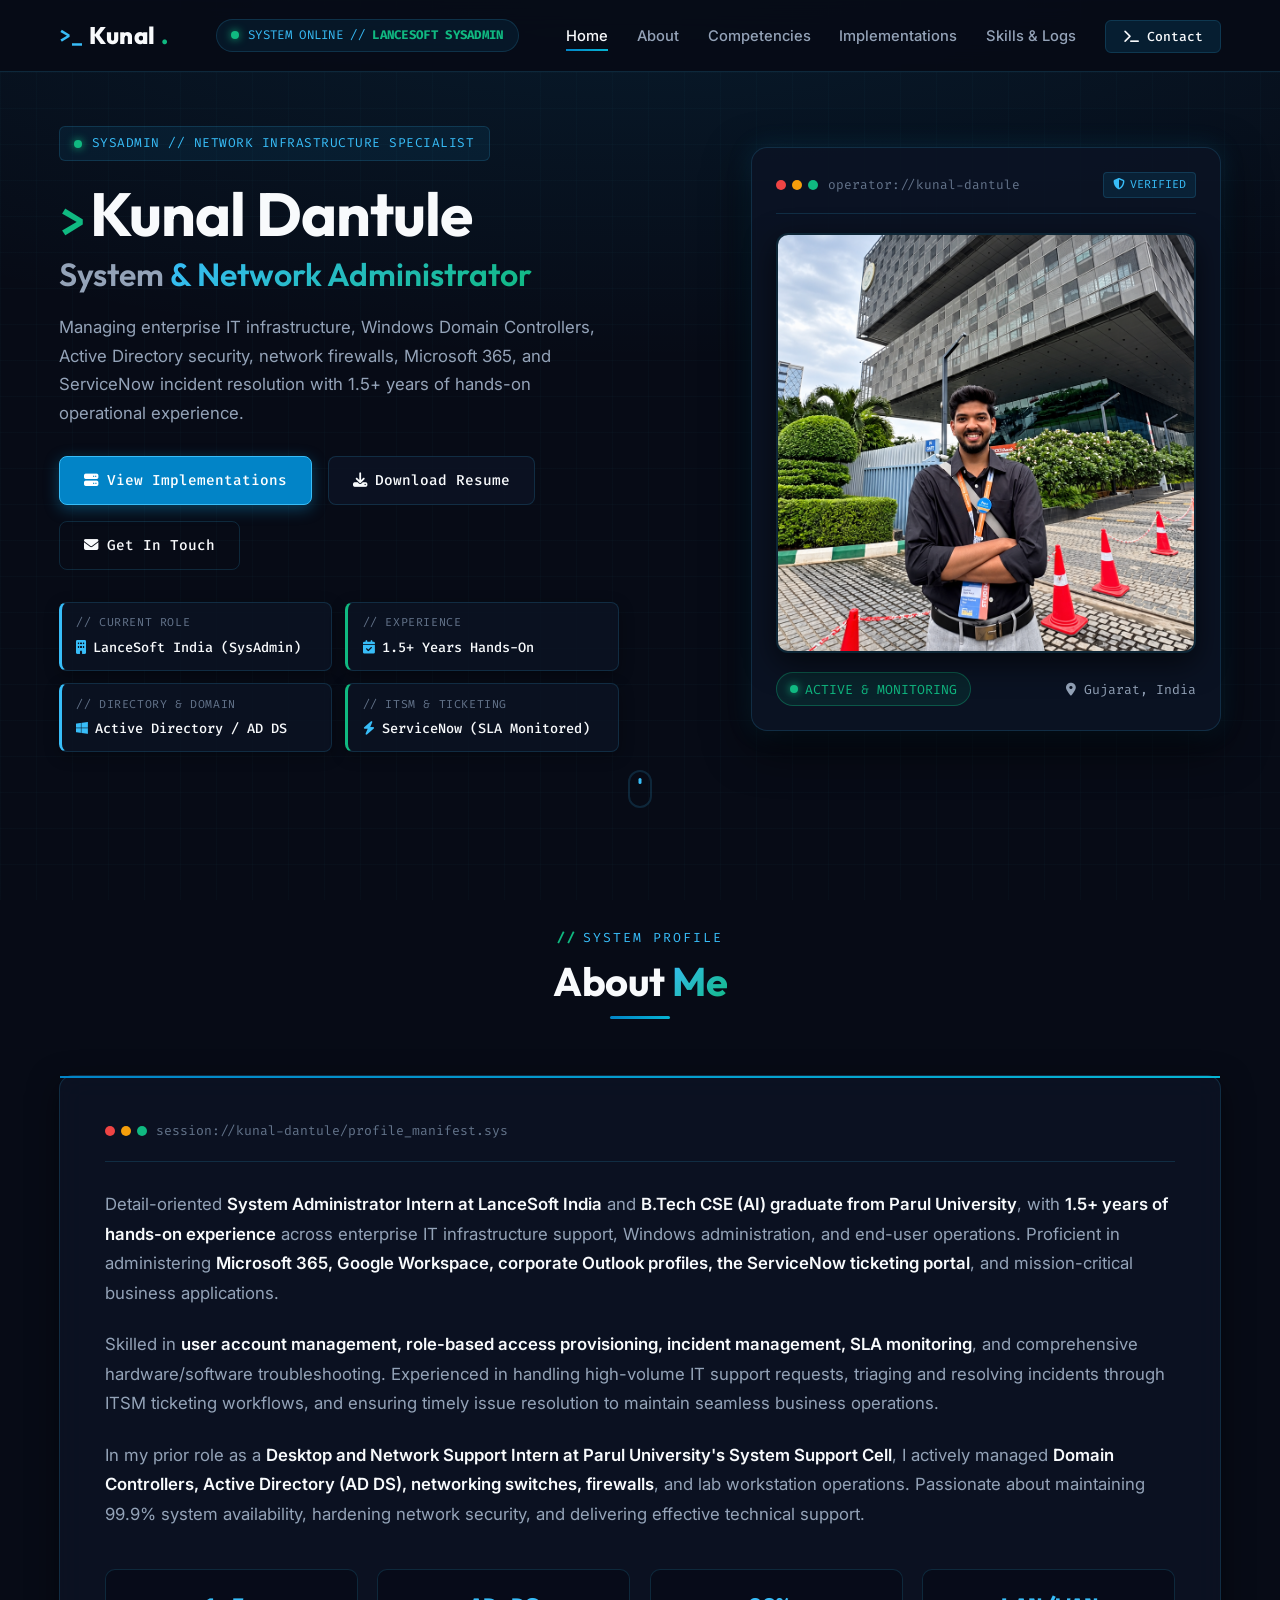
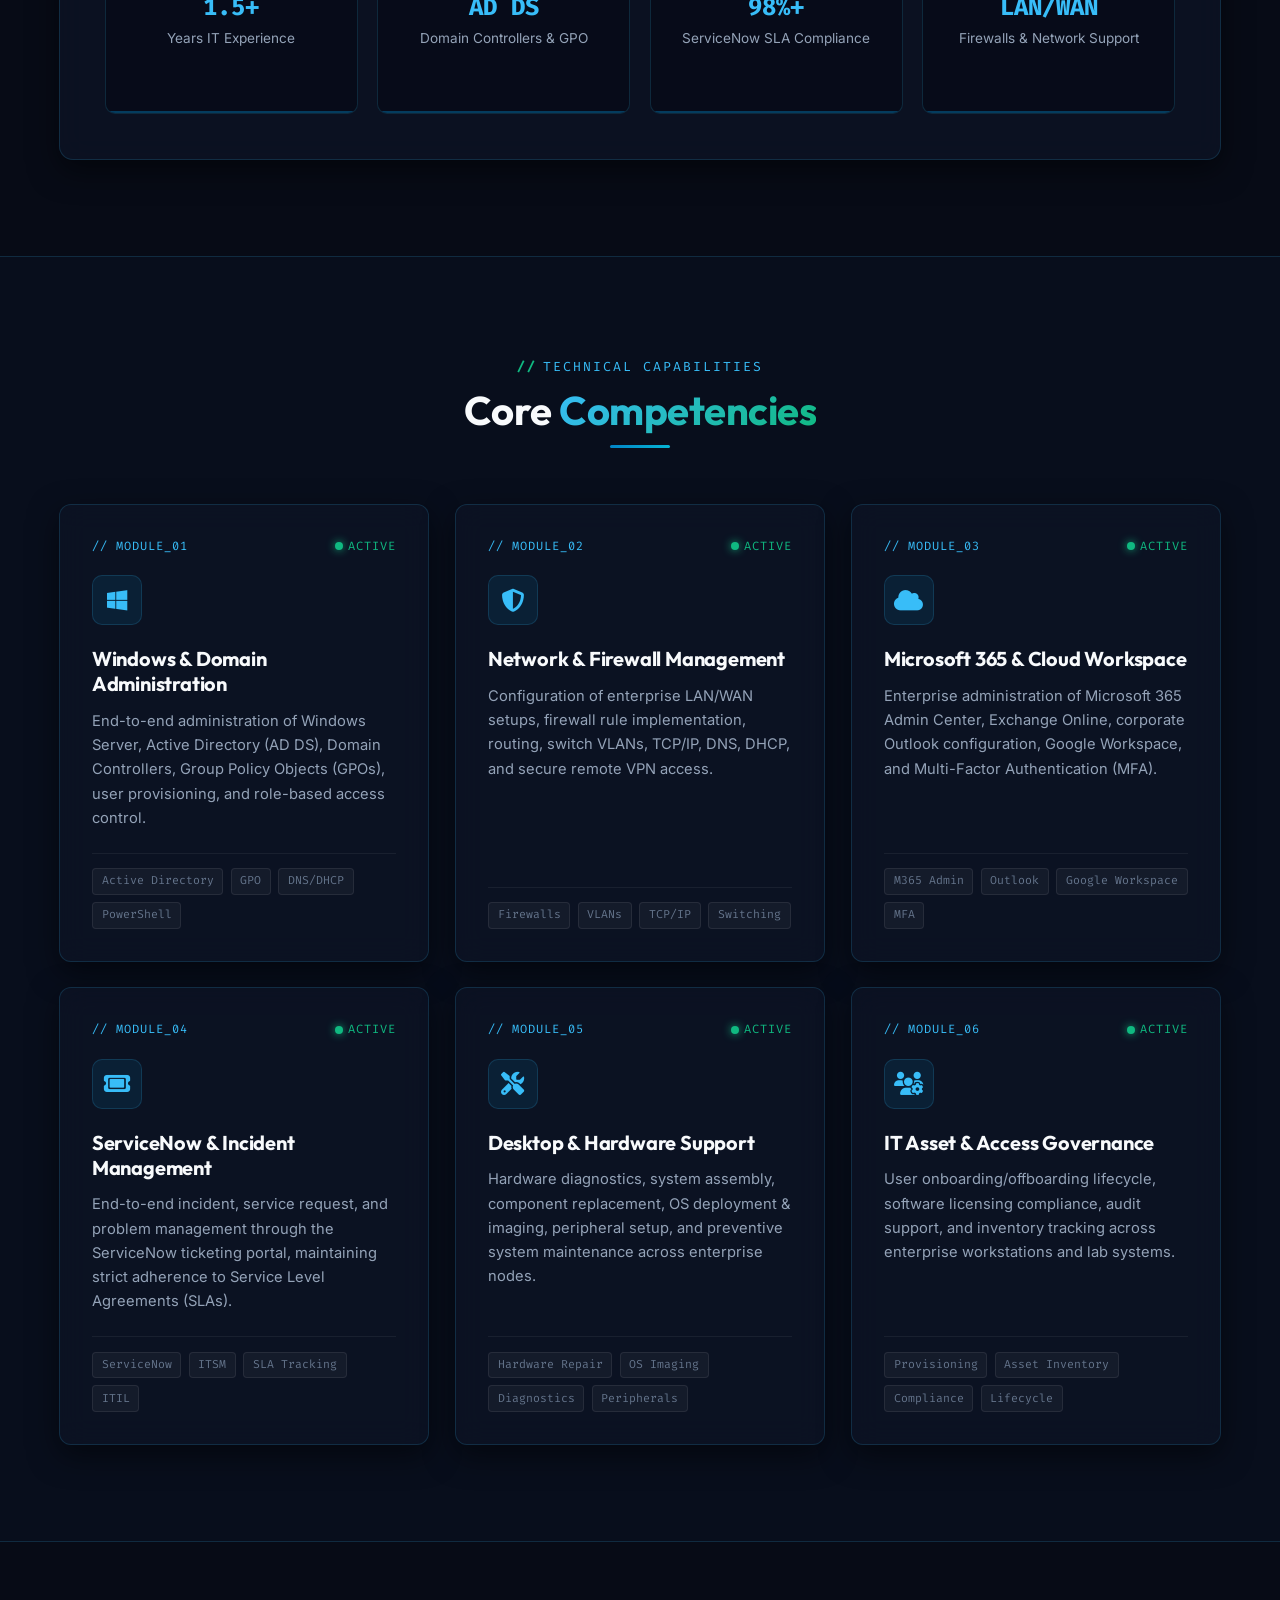
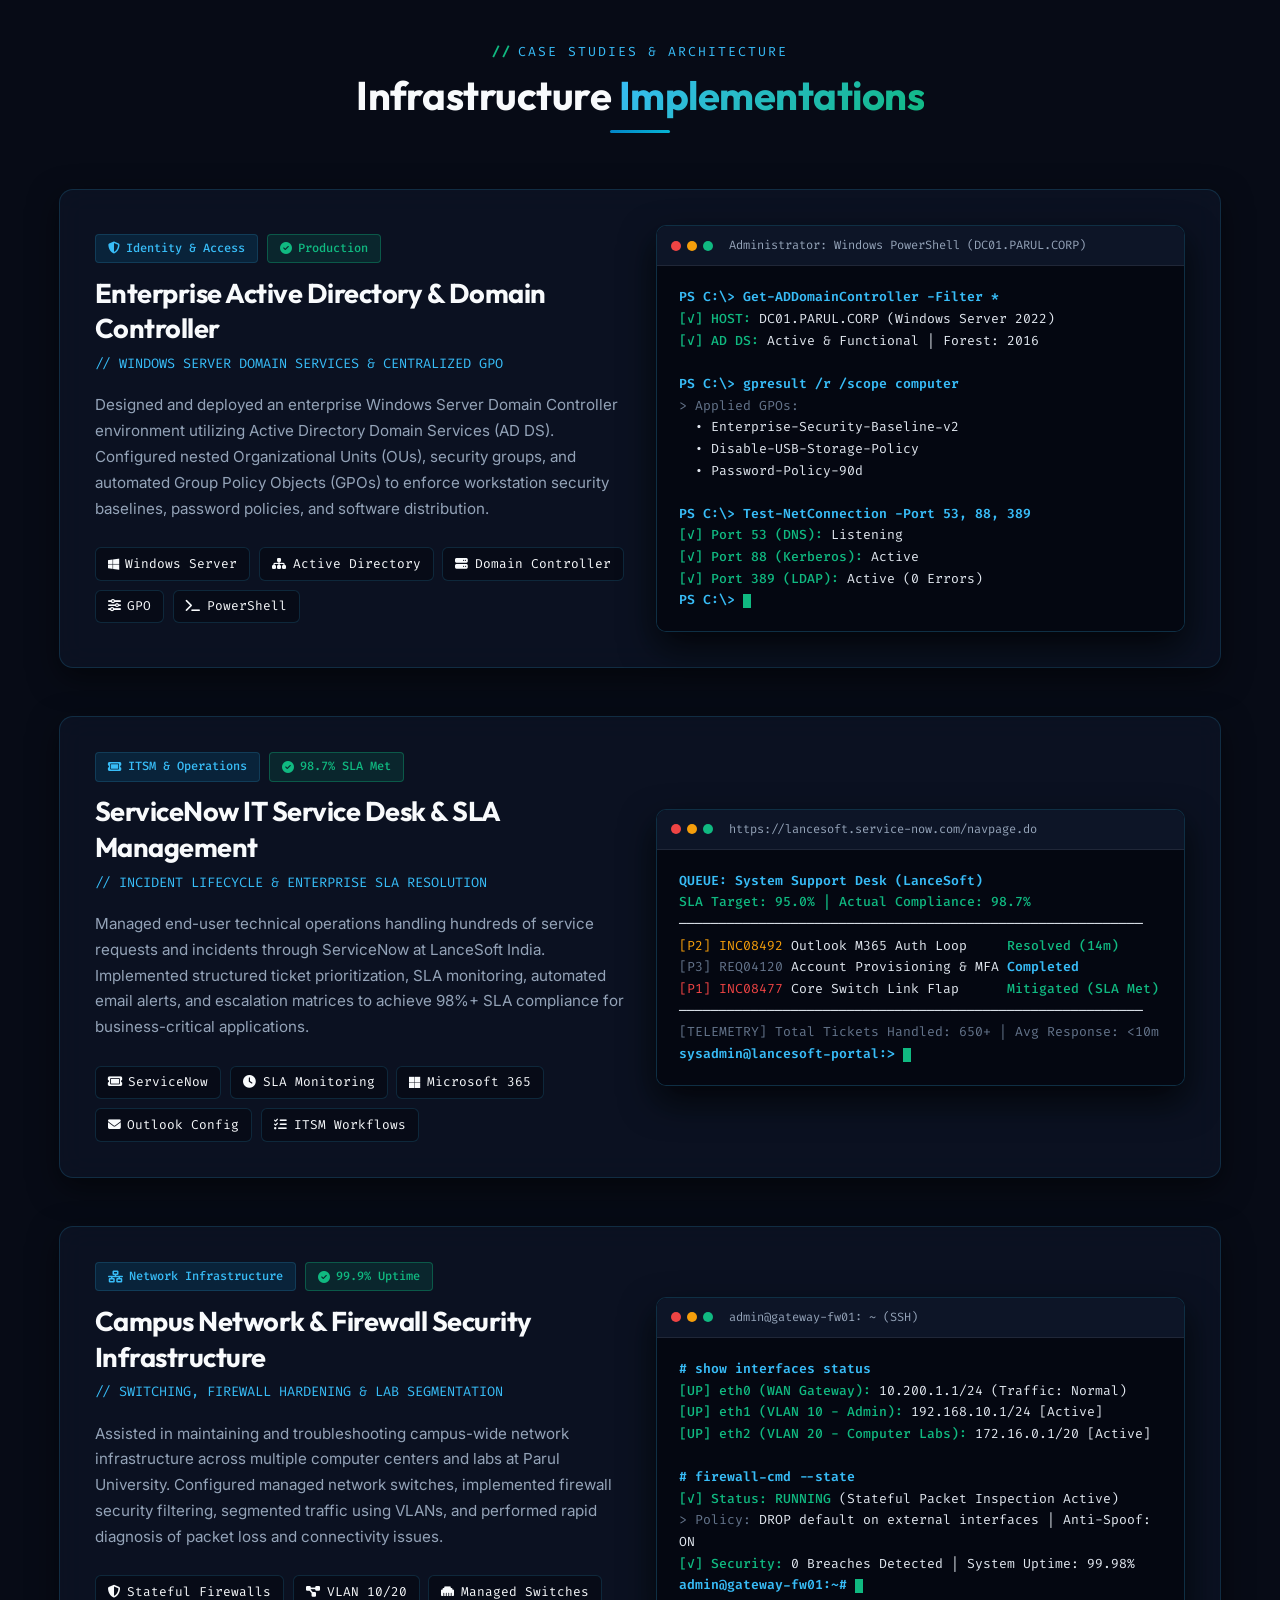
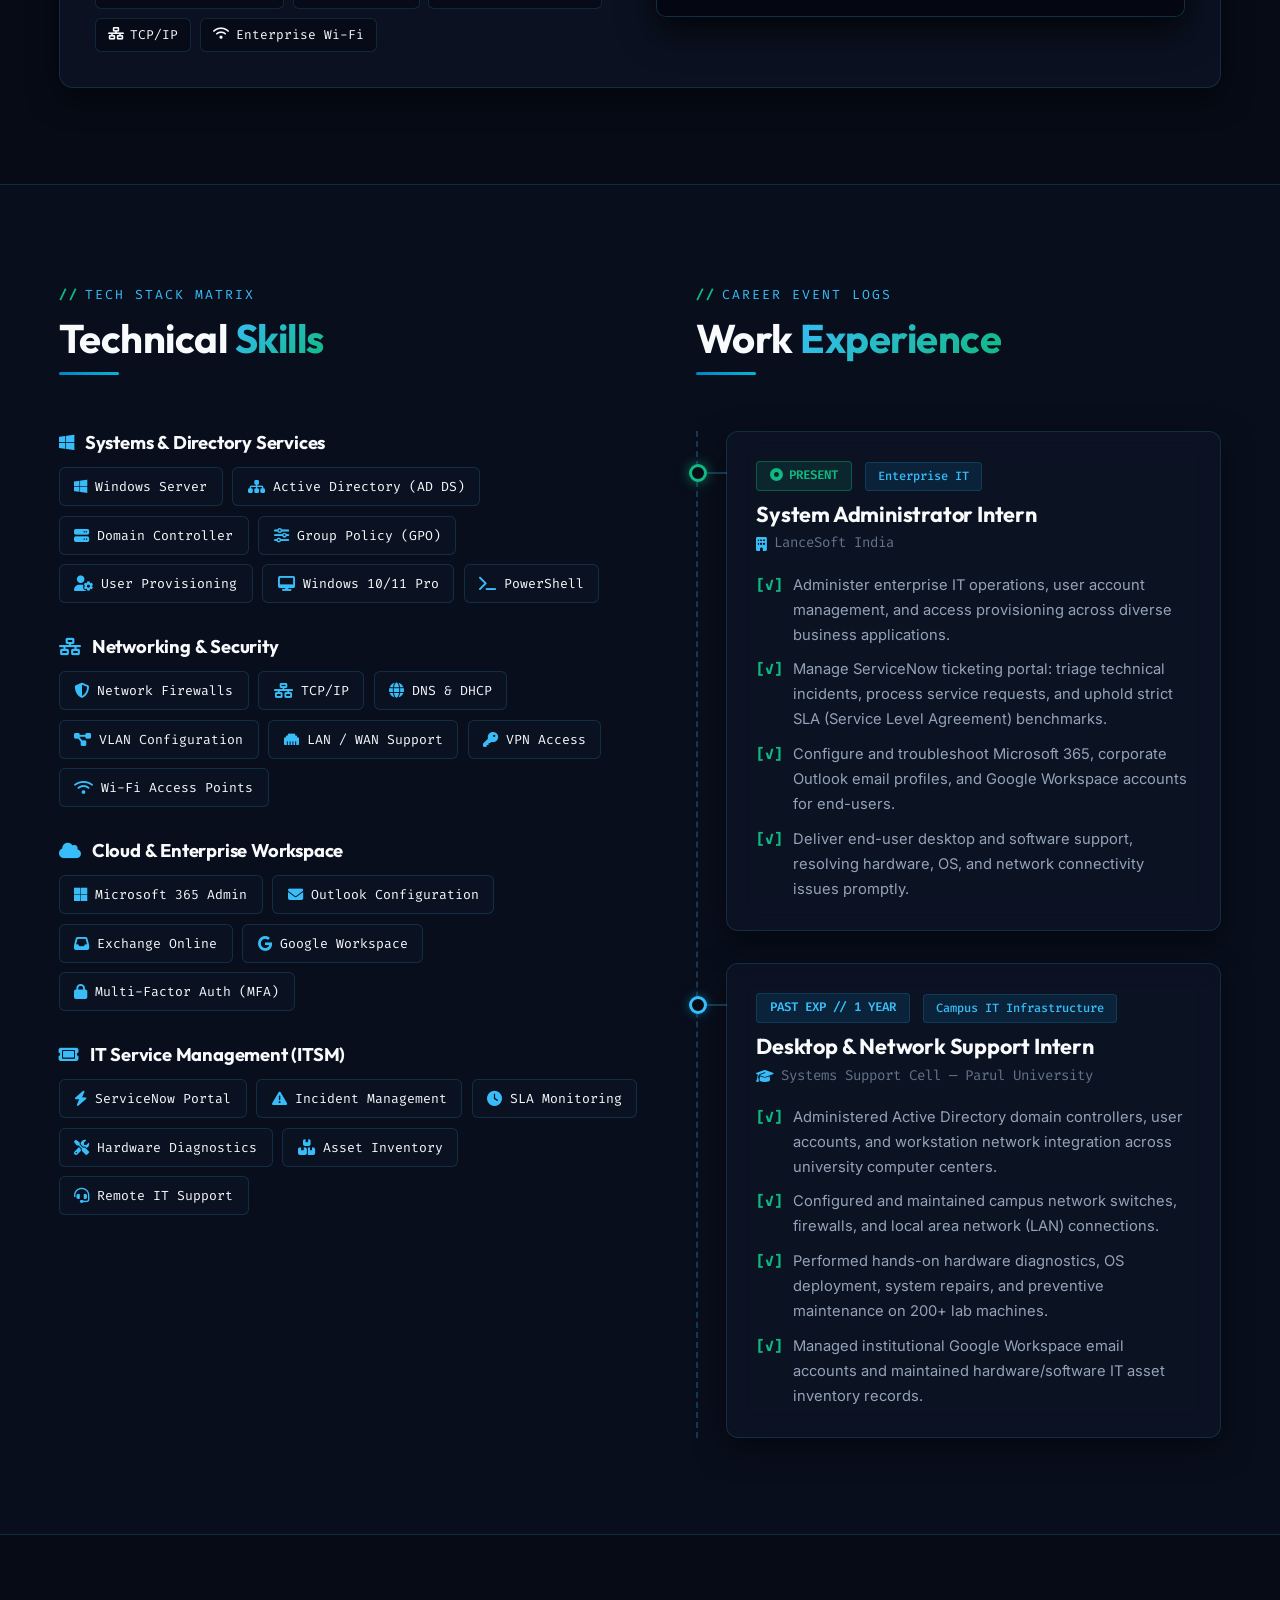
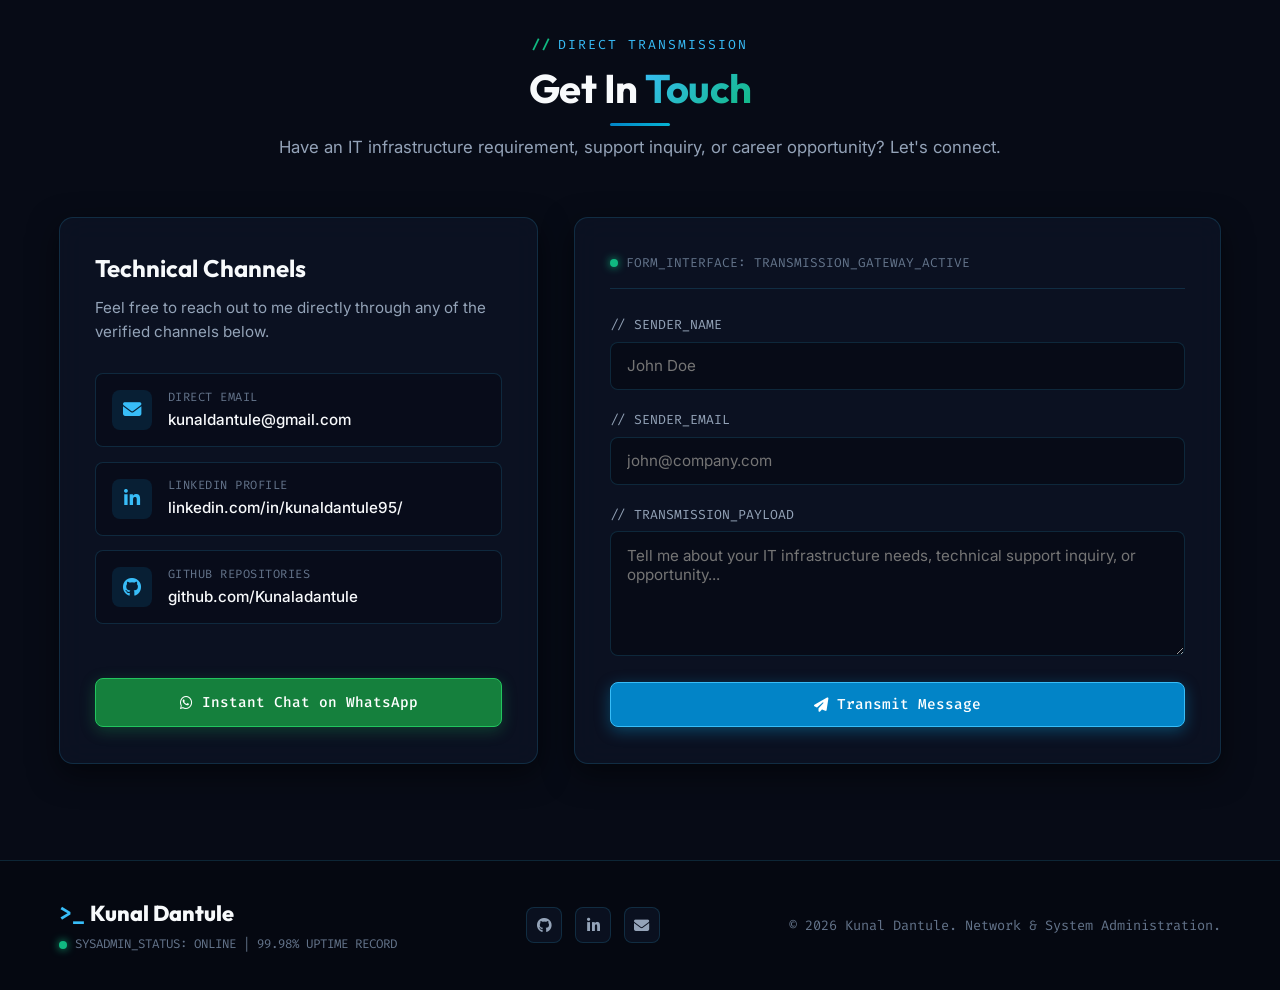
<file: public/index.html>
<!DOCTYPE html>
<html lang="en">

<head>
    <meta charset="UTF-8">
    <meta name="viewport" content="width=device-width, initial-scale=1.0">
    <title>Kunal Dantule | Network & System Administrator</title>
    <meta name="description"
        content="Portfolio of Kunal Dantule, System Administrator Intern at LanceSoft India and B.Tech CSE (AI) graduate from Parul University. Specializing in Active Directory, Windows Server, Network Firewalls, Microsoft 365, and ServiceNow SLA management.">
    <!-- Google Fonts: Outfit, Inter, Fira Code -->
    <link rel="preconnect" href="https://fonts.googleapis.com">
    <link rel="preconnect" href="https://fonts.gstatic.com" crossorigin>
    <link
        href="https://fonts.googleapis.com/css2?family=Fira+Code:wght@400;500;600&family=Inter:wght@400;500;600;700&family=Outfit:wght@400;500;600;700;800&display=swap"
        rel="stylesheet">
    <!-- FontAwesome Icons -->
    <link rel="stylesheet" href="https://cdnjs.cloudflare.com/ajax/libs/font-awesome/6.4.0/css/all.min.css">
    <!-- Custom Theme CSS with Cache-Busting -->
    <link rel="stylesheet" href="css/style.css?v=2.7">
</head>

<body>
    <!-- Unified Executive Navigation Bar -->
    <nav class="navbar" id="navbar">
        <div class="container nav-container">
            <a href="#home" class="logo">
                <span class="logo-prompt">&gt;_</span>
                <span>Kunal</span><span class="dot">.</span>
            </a>

            <!-- Center Status Pill -->
            <div class="nav-status-badge">
                <span class="pulse-dot"></span>
                <span>SYSTEM ONLINE // <strong>LANCESOFT SYSADMIN</strong></span>
            </div>

            <!-- Hamburger Button -->
            <div class="menu-toggle" id="mobile-menu" aria-label="Toggle Navigation">
                <span class="bar"></span>
                <span class="bar"></span>
                <span class="bar"></span>
            </div>

            <!-- Navigation Links -->
            <ul class="nav-menu">
                <li><a href="#home" class="nav-link">Home</a></li>
                <li><a href="#about" class="nav-link">About</a></li>
                <li><a href="#services" class="nav-link">Competencies</a></li>
                <li><a href="#projects" class="nav-link">Implementations</a></li>
                <li><a href="#skills" class="nav-link">Skills &amp; Logs</a></li>
                <li><a href="#contact" class="nav-link btn-nav"><i class="fa-solid fa-terminal"></i> Contact</a></li>
            </ul>
        </div>
    </nav>

    <!-- Hero Section -->
    <section id="home" class="hero">
        <div class="container hero-container">
            <!-- Left Info Column -->
            <div class="hero-content reveal">
                <div class="sys-badge">
                    <span class="pulse-dot"></span>
                    <span>SYSADMIN // NETWORK INFRASTRUCTURE SPECIALIST</span>
                </div>
                <h1 class="name"><span class="cmd-prefix">&gt;</span>Kunal Dantule</h1>
                <h2 class="title">System <span class="gradient-text">&amp; Network Administrator</span></h2>
                <p class="value-prop">Managing enterprise IT infrastructure, Windows Domain Controllers, Active Directory security, network firewalls, Microsoft 365, and ServiceNow incident resolution with 1.5+ years of hands-on operational experience.</p>
                
                <div class="hero-cta">
                    <a href="#projects" class="btn btn-primary"><i class="fa-solid fa-server"></i> View Implementations</a>
                    <a href="Kunal_Dantule.pdf" target="_blank" class="btn btn-secondary"><i class="fa-solid fa-download"></i> Download Resume</a>
                    <a href="#contact" class="btn btn-outline"><i class="fa-solid fa-envelope"></i> Get In Touch</a>
                </div>

                <!-- Hero Telemetry 2x2 Grid -->
                <div class="hero-telemetry-grid">
                    <div class="telemetry-card">
                        <span class="card-label">// CURRENT ROLE</span>
                        <div class="card-value"><i class="fa-solid fa-building"></i> LanceSoft India (SysAdmin)</div>
                    </div>
                    <div class="telemetry-card alt">
                        <span class="card-label">// EXPERIENCE</span>
                        <div class="card-value"><i class="fa-solid fa-calendar-check"></i> 1.5+ Years Hands-On</div>
                    </div>
                    <div class="telemetry-card">
                        <span class="card-label">// DIRECTORY &amp; DOMAIN</span>
                        <div class="card-value"><i class="fa-brands fa-windows"></i> Active Directory / AD DS</div>
                    </div>
                    <div class="telemetry-card alt">
                        <span class="card-label">// ITSM &amp; TICKETING</span>
                        <div class="card-value"><i class="fa-solid fa-bolt"></i> ServiceNow (SLA Monitored)</div>
                    </div>
                </div>
            </div>

            <!-- Right Operator Card Column -->
            <div class="hero-image-wrapper reveal-right">
                <div class="operator-card">
                    <div class="operator-card-header">
                        <div class="operator-header-left">
                            <div class="terminal-dots">
                                <span class="dot-red"></span>
                                <span class="dot-yellow"></span>
                                <span class="dot-green"></span>
                            </div>
                            <span class="operator-id">operator://kunal-dantule</span>
                        </div>
                        <span class="operator-id-tag"><i class="fa-solid fa-shield-halved"></i> VERIFIED</span>
                    </div>
                    <div class="operator-avatar-wrapper">
                        <img src="photo.png" alt="Kunal Dantule - System Administrator" class="operator-avatar">
                    </div>
                    <div class="operator-meta">
                        <div class="operator-status-pill">
                            <span class="pulse-dot"></span>
                            <span>ACTIVE &amp; MONITORING</span>
                        </div>
                        <span class="operator-loc"><i class="fa-solid fa-location-dot"></i> Gujarat, India</span>
                    </div>
                </div>
            </div>
        </div>

        <div class="scroll-indicator">
            <a href="#about" aria-label="Scroll to About Section">
                <div class="mouse"></div>
            </a>
        </div>
    </section>

    <!-- About Section -->
    <section id="about" class="about section-padding">
        <div class="container">
            <div class="section-title reveal">
                <div class="section-tag">System Profile</div>
                <h2>About <span class="gradient-text">Me</span></h2>
                <div class="underline"></div>
            </div>

            <div class="about-card glass reveal">
                <div class="about-terminal-header">
                    <div class="terminal-dots">
                        <span class="dot-red"></span>
                        <span class="dot-yellow"></span>
                        <span class="dot-green"></span>
                    </div>
                    <span>session://kunal-dantule/profile_manifest.sys</span>
                </div>

                <div class="about-text">
                    <p>Detail-oriented <strong>System Administrator Intern at LanceSoft India</strong> and <strong>B.Tech CSE (AI) graduate from Parul University</strong>, with <strong>1.5+ years of hands-on experience</strong> across enterprise IT infrastructure support, Windows administration, and end-user operations. Proficient in administering <strong>Microsoft 365, Google Workspace, corporate Outlook profiles, the ServiceNow ticketing portal</strong>, and mission-critical business applications.</p>
                    <p>Skilled in <strong>user account management, role-based access provisioning, incident management, SLA monitoring</strong>, and comprehensive hardware/software troubleshooting. Experienced in handling high-volume IT support requests, triaging and resolving incidents through ITSM ticketing workflows, and ensuring timely issue resolution to maintain seamless business operations.</p>
                    <p>In my prior role as a <strong>Desktop and Network Support Intern at Parul University's System Support Cell</strong>, I actively managed <strong>Domain Controllers, Active Directory (AD DS), networking switches, firewalls</strong>, and lab workstation operations. Passionate about maintaining 99.9% system availability, hardening network security, and delivering effective technical support.</p>

                    <div class="stats-container">
                        <div class="stat-item">
                            <h3>1.5+</h3>
                            <p>Years IT Experience</p>
                        </div>
                        <div class="stat-item">
                            <h3>AD DS</h3>
                            <p>Domain Controllers &amp; GPO</p>
                        </div>
                        <div class="stat-item">
                            <h3>98%+</h3>
                            <p>ServiceNow SLA Compliance</p>
                        </div>
                        <div class="stat-item">
                            <h3>LAN/WAN</h3>
                            <p>Firewalls &amp; Network Support</p>
                        </div>
                    </div>
                </div>
            </div>
        </div>
    </section>

    <!-- Services / Core Competencies Section -->
    <section id="services" class="services section-padding bg-alt">
        <div class="container">
            <div class="section-title reveal">
                <div class="section-tag">Technical Capabilities</div>
                <h2>Core <span class="gradient-text">Competencies</span></h2>
                <div class="underline"></div>
            </div>

            <div class="services-grid">
                <!-- Module 01 -->
                <div class="service-card glass reveal">
                    <div>
                        <div class="card-module-tag">
                            <span>// MODULE_01</span>
                            <span class="module-status"><span class="pulse-dot"></span> ACTIVE</span>
                        </div>
                        <div class="icon-wrapper"><i class="fa-brands fa-windows"></i></div>
                        <h3>Windows &amp; Domain Administration</h3>
                        <p>End-to-end administration of Windows Server, Active Directory (AD DS), Domain Controllers, Group Policy Objects (GPOs), user provisioning, and role-based access control.</p>
                    </div>
                    <div class="service-chips">
                        <span class="chip-tag">Active Directory</span>
                        <span class="chip-tag">GPO</span>
                        <span class="chip-tag">DNS/DHCP</span>
                        <span class="chip-tag">PowerShell</span>
                    </div>
                </div>

                <!-- Module 02 -->
                <div class="service-card glass reveal delay-1">
                    <div>
                        <div class="card-module-tag">
                            <span>// MODULE_02</span>
                            <span class="module-status"><span class="pulse-dot"></span> ACTIVE</span>
                        </div>
                        <div class="icon-wrapper"><i class="fa-solid fa-shield-halved"></i></div>
                        <h3>Network &amp; Firewall Management</h3>
                        <p>Configuration of enterprise LAN/WAN setups, firewall rule implementation, routing, switch VLANs, TCP/IP, DNS, DHCP, and secure remote VPN access.</p>
                    </div>
                    <div class="service-chips">
                        <span class="chip-tag">Firewalls</span>
                        <span class="chip-tag">VLANs</span>
                        <span class="chip-tag">TCP/IP</span>
                        <span class="chip-tag">Switching</span>
                    </div>
                </div>

                <!-- Module 03 -->
                <div class="service-card glass reveal delay-2">
                    <div>
                        <div class="card-module-tag">
                            <span>// MODULE_03</span>
                            <span class="module-status"><span class="pulse-dot"></span> ACTIVE</span>
                        </div>
                        <div class="icon-wrapper"><i class="fa-solid fa-cloud"></i></div>
                        <h3>Microsoft 365 &amp; Cloud Workspace</h3>
                        <p>Enterprise administration of Microsoft 365 Admin Center, Exchange Online, corporate Outlook configuration, Google Workspace, and Multi-Factor Authentication (MFA).</p>
                    </div>
                    <div class="service-chips">
                        <span class="chip-tag">M365 Admin</span>
                        <span class="chip-tag">Outlook</span>
                        <span class="chip-tag">Google Workspace</span>
                        <span class="chip-tag">MFA</span>
                    </div>
                </div>

                <!-- Module 04 -->
                <div class="service-card glass reveal">
                    <div>
                        <div class="card-module-tag">
                            <span>// MODULE_04</span>
                            <span class="module-status"><span class="pulse-dot"></span> ACTIVE</span>
                        </div>
                        <div class="icon-wrapper"><i class="fa-solid fa-ticket"></i></div>
                        <h3>ServiceNow &amp; Incident Management</h3>
                        <p>End-to-end incident, service request, and problem management through the ServiceNow ticketing portal, maintaining strict adherence to Service Level Agreements (SLAs).</p>
                    </div>
                    <div class="service-chips">
                        <span class="chip-tag">ServiceNow</span>
                        <span class="chip-tag">ITSM</span>
                        <span class="chip-tag">SLA Tracking</span>
                        <span class="chip-tag">ITIL</span>
                    </div>
                </div>

                <!-- Module 05 -->
                <div class="service-card glass reveal delay-1">
                    <div>
                        <div class="card-module-tag">
                            <span>// MODULE_05</span>
                            <span class="module-status"><span class="pulse-dot"></span> ACTIVE</span>
                        </div>
                        <div class="icon-wrapper"><i class="fa-solid fa-screwdriver-wrench"></i></div>
                        <h3>Desktop &amp; Hardware Support</h3>
                        <p>Hardware diagnostics, system assembly, component replacement, OS deployment &amp; imaging, peripheral setup, and preventive system maintenance across enterprise nodes.</p>
                    </div>
                    <div class="service-chips">
                        <span class="chip-tag">Hardware Repair</span>
                        <span class="chip-tag">OS Imaging</span>
                        <span class="chip-tag">Diagnostics</span>
                        <span class="chip-tag">Peripherals</span>
                    </div>
                </div>

                <!-- Module 06 -->
                <div class="service-card glass reveal delay-2">
                    <div>
                        <div class="card-module-tag">
                            <span>// MODULE_06</span>
                            <span class="module-status"><span class="pulse-dot"></span> ACTIVE</span>
                        </div>
                        <div class="icon-wrapper"><i class="fa-solid fa-users-gear"></i></div>
                        <h3>IT Asset &amp; Access Governance</h3>
                        <p>User onboarding/offboarding lifecycle, software licensing compliance, audit support, and inventory tracking across enterprise workstations and lab systems.</p>
                    </div>
                    <div class="service-chips">
                        <span class="chip-tag">Provisioning</span>
                        <span class="chip-tag">Asset Inventory</span>
                        <span class="chip-tag">Compliance</span>
                        <span class="chip-tag">Lifecycle</span>
                    </div>
                </div>
            </div>
        </div>
    </section>

    <!-- Featured Projects / Infrastructure Implementations Section -->
    <section id="projects" class="projects section-padding">
        <div class="container">
            <div class="section-title reveal">
                <div class="section-tag">Case Studies &amp; Architecture</div>
                <h2>Infrastructure <span class="gradient-text">Implementations</span></h2>
                <div class="underline"></div>
            </div>

            <div class="project-showcase reveal">
                <!-- Implementation 01: AD DS -->
                <div class="project-card glass">
                    <div class="project-info">
                        <div class="project-tag-row">
                            <span class="badge"><i class="fa-solid fa-shield-halved"></i> Identity &amp; Access</span>
                            <span class="badge badge-green"><i class="fa-solid fa-circle-check"></i> Production</span>
                        </div>
                        <h3 class="project-title">Enterprise Active Directory &amp; Domain Controller</h3>
                        <p class="project-subtitle">// WINDOWS SERVER DOMAIN SERVICES &amp; CENTRALIZED GPO</p>
                        <p class="project-desc">Designed and deployed an enterprise Windows Server Domain Controller environment utilizing Active Directory Domain Services (AD DS). Configured nested Organizational Units (OUs), security groups, and automated Group Policy Objects (GPOs) to enforce workstation security baselines, password policies, and software distribution.</p>

                        <div class="tech-stack">
                            <span class="tech-tag"><i class="fa-brands fa-windows"></i> Windows Server</span>
                            <span class="tech-tag"><i class="fa-solid fa-sitemap"></i> Active Directory</span>
                            <span class="tech-tag"><i class="fa-solid fa-server"></i> Domain Controller</span>
                            <span class="tech-tag"><i class="fa-solid fa-sliders"></i> GPO</span>
                            <span class="tech-tag"><i class="fa-solid fa-terminal"></i> PowerShell</span>
                        </div>
                    </div>
                    
                    <div class="terminal-window">
                        <div class="terminal-bar">
                            <div class="terminal-dots">
                                <span class="dot-red"></span>
                                <span class="dot-yellow"></span>
                                <span class="dot-green"></span>
                            </div>
                            <span class="terminal-title">Administrator: Windows PowerShell (DC01.PARUL.CORP)</span>
                        </div>
                        <pre class="terminal-body"><code><span class="t-cmd">PS C:\&gt; Get-ADDomainController -Filter *</span>
<span class="t-ok">[✓] HOST:</span> DC01.PARUL.CORP (Windows Server 2022)
<span class="t-ok">[✓] AD DS:</span> Active &amp; Functional | Forest: 2016

<span class="t-cmd">PS C:\&gt; gpresult /r /scope computer</span>
<span class="t-dim">&gt; Applied GPOs:</span>
  • Enterprise-Security-Baseline-v2
  • Disable-USB-Storage-Policy
  • Password-Policy-90d

<span class="t-cmd">PS C:\&gt; Test-NetConnection -Port 53, 88, 389</span>
<span class="t-ok">[✓] Port 53 (DNS):</span> Listening
<span class="t-ok">[✓] Port 88 (Kerberos):</span> Active
<span class="t-ok">[✓] Port 389 (LDAP):</span> Active (0 Errors)
<span class="t-cmd">PS C:\&gt; </span><span class="t-cursor"></span></code></pre>
                    </div>
                </div>

                <!-- Implementation 02: ServiceNow -->
                <div class="project-card glass">
                    <div class="project-info">
                        <div class="project-tag-row">
                            <span class="badge"><i class="fa-solid fa-ticket"></i> ITSM &amp; Operations</span>
                            <span class="badge badge-green"><i class="fa-solid fa-circle-check"></i> 98.7% SLA Met</span>
                        </div>
                        <h3 class="project-title">ServiceNow IT Service Desk &amp; SLA Management</h3>
                        <p class="project-subtitle">// INCIDENT LIFECYCLE &amp; ENTERPRISE SLA RESOLUTION</p>
                        <p class="project-desc">Managed end-user technical operations handling hundreds of service requests and incidents through ServiceNow at LanceSoft India. Implemented structured ticket prioritization, SLA monitoring, automated email alerts, and escalation matrices to achieve 98%+ SLA compliance for business-critical applications.</p>

                        <div class="tech-stack">
                            <span class="tech-tag"><i class="fa-solid fa-ticket"></i> ServiceNow</span>
                            <span class="tech-tag"><i class="fa-solid fa-clock"></i> SLA Monitoring</span>
                            <span class="tech-tag"><i class="fa-brands fa-microsoft"></i> Microsoft 365</span>
                            <span class="tech-tag"><i class="fa-solid fa-envelope"></i> Outlook Config</span>
                            <span class="tech-tag"><i class="fa-solid fa-list-check"></i> ITSM Workflows</span>
                        </div>
                    </div>
                    
                    <div class="terminal-window">
                        <div class="terminal-bar">
                            <div class="terminal-dots">
                                <span class="dot-red"></span>
                                <span class="dot-yellow"></span>
                                <span class="dot-green"></span>
                            </div>
                            <span class="terminal-title">https://lancesoft.service-now.com/navpage.do</span>
                        </div>
                        <pre class="terminal-body"><code><span class="t-cmd">QUEUE: System Support Desk (LanceSoft)</span>
<span class="t-ok">SLA Target: 95.0% | Actual Compliance: 98.7%</span>
──────────────────────────────────────────────────────────
<span class="t-warn">[P2] INC08492</span> Outlook M365 Auth Loop     <span class="t-ok">Resolved (14m)</span>
<span class="t-dim">[P3] REQ04120</span> Account Provisioning &amp; MFA <span class="t-cmd">Completed</span>
<span class="t-err">[P1] INC08477</span> Core Switch Link Flap      <span class="t-ok">Mitigated (SLA Met)</span>
──────────────────────────────────────────────────────────
<span class="t-dim">[TELEMETRY] Total Tickets Handled: 650+ | Avg Response: &lt;10m</span>
<span class="t-cmd">sysadmin@lancesoft-portal:&gt; </span><span class="t-cursor"></span></code></pre>
                    </div>
                </div>

                <!-- Implementation 03: Network & Firewall -->
                <div class="project-card glass">
                    <div class="project-info">
                        <div class="project-tag-row">
                            <span class="badge"><i class="fa-solid fa-network-wired"></i> Network Infrastructure</span>
                            <span class="badge badge-green"><i class="fa-solid fa-circle-check"></i> 99.9% Uptime</span>
                        </div>
                        <h3 class="project-title">Campus Network &amp; Firewall Security Infrastructure</h3>
                        <p class="project-subtitle">// SWITCHING, FIREWALL HARDENING &amp; LAB SEGMENTATION</p>
                        <p class="project-desc">Assisted in maintaining and troubleshooting campus-wide network infrastructure across multiple computer centers and labs at Parul University. Configured managed network switches, implemented firewall security filtering, segmented traffic using VLANs, and performed rapid diagnosis of packet loss and connectivity issues.</p>

                        <div class="tech-stack">
                            <span class="tech-tag"><i class="fa-solid fa-shield-halved"></i> Stateful Firewalls</span>
                            <span class="tech-tag"><i class="fa-solid fa-diagram-project"></i> VLAN 10/20</span>
                            <span class="tech-tag"><i class="fa-solid fa-ethernet"></i> Managed Switches</span>
                            <span class="tech-tag"><i class="fa-solid fa-network-wired"></i> TCP/IP</span>
                            <span class="tech-tag"><i class="fa-solid fa-wifi"></i> Enterprise Wi-Fi</span>
                        </div>
                    </div>
                    
                    <div class="terminal-window">
                        <div class="terminal-bar">
                            <div class="terminal-dots">
                                <span class="dot-red"></span>
                                <span class="dot-yellow"></span>
                                <span class="dot-green"></span>
                            </div>
                            <span class="terminal-title">admin@gateway-fw01: ~ (SSH)</span>
                        </div>
                        <pre class="terminal-body"><code><span class="t-cmd"># show interfaces status</span>
<span class="t-ok">[UP] eth0 (WAN Gateway):</span> 10.200.1.1/24 (Traffic: Normal)
<span class="t-ok">[UP] eth1 (VLAN 10 - Admin):</span> 192.168.10.1/24 [Active]
<span class="t-ok">[UP] eth2 (VLAN 20 - Computer Labs):</span> 172.16.0.1/20 [Active]

<span class="t-cmd"># firewall-cmd --state</span>
<span class="t-ok">[✓] Status: RUNNING</span> (Stateful Packet Inspection Active)
<span class="t-dim">&gt; Policy:</span> DROP default on external interfaces | Anti-Spoof: ON
<span class="t-ok">[✓] Security:</span> 0 Breaches Detected | System Uptime: 99.98%
<span class="t-cmd">admin@gateway-fw01:~# </span><span class="t-cursor"></span></code></pre>
                    </div>
                </div>
            </div>
        </div>
    </section>

    <!-- Skills & Experience Section -->
    <section id="skills" class="skills-exp section-padding bg-alt">
        <div class="container">
            <div class="grid-2-col">
                <!-- Skills Matrix -->
                <div class="skills-section reveal">
                    <div class="section-title left">
                        <div class="section-tag">Tech Stack Matrix</div>
                        <h2>Technical <span class="gradient-text">Skills</span></h2>
                        <div class="underline"></div>
                    </div>

                    <div class="skill-category">
                        <h3><i class="fa-brands fa-windows"></i> Systems &amp; Directory Services</h3>
                        <div class="skill-tags">
                            <span class="skill-tag"><i class="fa-brands fa-windows"></i> Windows Server</span>
                            <span class="skill-tag"><i class="fa-solid fa-sitemap"></i> Active Directory (AD DS)</span>
                            <span class="skill-tag"><i class="fa-solid fa-server"></i> Domain Controller</span>
                            <span class="skill-tag"><i class="fa-solid fa-sliders"></i> Group Policy (GPO)</span>
                            <span class="skill-tag"><i class="fa-solid fa-user-gear"></i> User Provisioning</span>
                            <span class="skill-tag"><i class="fa-solid fa-desktop"></i> Windows 10/11 Pro</span>
                            <span class="skill-tag"><i class="fa-solid fa-terminal"></i> PowerShell</span>
                        </div>
                    </div>

                    <div class="skill-category">
                        <h3><i class="fa-solid fa-network-wired"></i> Networking &amp; Security</h3>
                        <div class="skill-tags">
                            <span class="skill-tag"><i class="fa-solid fa-shield-halved"></i> Network Firewalls</span>
                            <span class="skill-tag"><i class="fa-solid fa-network-wired"></i> TCP/IP</span>
                            <span class="skill-tag"><i class="fa-solid fa-globe"></i> DNS &amp; DHCP</span>
                            <span class="skill-tag"><i class="fa-solid fa-diagram-project"></i> VLAN Configuration</span>
                            <span class="skill-tag"><i class="fa-solid fa-ethernet"></i> LAN / WAN Support</span>
                            <span class="skill-tag"><i class="fa-solid fa-key"></i> VPN Access</span>
                            <span class="skill-tag"><i class="fa-solid fa-wifi"></i> Wi-Fi Access Points</span>
                        </div>
                    </div>

                    <div class="skill-category">
                        <h3><i class="fa-solid fa-cloud"></i> Cloud &amp; Enterprise Workspace</h3>
                        <div class="skill-tags">
                            <span class="skill-tag"><i class="fa-brands fa-microsoft"></i> Microsoft 365 Admin</span>
                            <span class="skill-tag"><i class="fa-solid fa-envelope"></i> Outlook Configuration</span>
                            <span class="skill-tag"><i class="fa-solid fa-inbox"></i> Exchange Online</span>
                            <span class="skill-tag"><i class="fa-brands fa-google"></i> Google Workspace</span>
                            <span class="skill-tag"><i class="fa-solid fa-lock"></i> Multi-Factor Auth (MFA)</span>
                        </div>
                    </div>

                    <div class="skill-category">
                        <h3><i class="fa-solid fa-ticket"></i> IT Service Management (ITSM)</h3>
                        <div class="skill-tags">
                            <span class="skill-tag"><i class="fa-solid fa-bolt"></i> ServiceNow Portal</span>
                            <span class="skill-tag"><i class="fa-solid fa-triangle-exclamation"></i> Incident Management</span>
                            <span class="skill-tag"><i class="fa-solid fa-clock"></i> SLA Monitoring</span>
                            <span class="skill-tag"><i class="fa-solid fa-screwdriver-wrench"></i> Hardware Diagnostics</span>
                            <span class="skill-tag"><i class="fa-solid fa-boxes-stacked"></i> Asset Inventory</span>
                            <span class="skill-tag"><i class="fa-solid fa-headset"></i> Remote IT Support</span>
                        </div>
                    </div>
                </div>

                <!-- Experience Log Timeline -->
                <div class="experience-section reveal delay-1">
                    <div class="section-title left">
                        <div class="section-tag">Career Event Logs</div>
                        <h2>Work <span class="gradient-text">Experience</span></h2>
                        <div class="underline"></div>
                    </div>

                    <div class="timeline">
                        <!-- Log 01: LanceSoft -->
                        <div class="timeline-item glass">
                            <div class="timeline-dot current"></div>
                            <div class="timeline-meta">
                                <span class="timeline-date current"><i class="fa-solid fa-circle-dot"></i> PRESENT</span>
                                <span class="badge">Enterprise IT</span>
                            </div>
                            <h3 class="timeline-title">System Administrator Intern</h3>
                            <p class="timeline-company"><i class="fa-solid fa-building"></i> LanceSoft India</p>
                            <div class="timeline-desc">
                                <div class="log-point">
                                    <span class="log-bullet">[✓]</span>
                                    <span>Administer enterprise IT operations, user account management, and access provisioning across diverse business applications.</span>
                                </div>
                                <div class="log-point">
                                    <span class="log-bullet">[✓]</span>
                                    <span>Manage ServiceNow ticketing portal: triage technical incidents, process service requests, and uphold strict SLA (Service Level Agreement) benchmarks.</span>
                                </div>
                                <div class="log-point">
                                    <span class="log-bullet">[✓]</span>
                                    <span>Configure and troubleshoot Microsoft 365, corporate Outlook email profiles, and Google Workspace accounts for end-users.</span>
                                </div>
                                <div class="log-point">
                                    <span class="log-bullet">[✓]</span>
                                    <span>Deliver end-user desktop and software support, resolving hardware, OS, and network connectivity issues promptly.</span>
                                </div>
                            </div>
                        </div>

                        <!-- Log 02: Parul University -->
                        <div class="timeline-item glass">
                            <div class="timeline-dot"></div>
                            <div class="timeline-meta">
                                <span class="timeline-date">PAST EXP // 1 YEAR</span>
                                <span class="badge">Campus IT Infrastructure</span>
                            </div>
                            <h3 class="timeline-title">Desktop &amp; Network Support Intern</h3>
                            <p class="timeline-company"><i class="fa-solid fa-graduation-cap"></i> Systems Support Cell — Parul University</p>
                            <div class="timeline-desc">
                                <div class="log-point">
                                    <span class="log-bullet">[✓]</span>
                                    <span>Administered Active Directory domain controllers, user accounts, and workstation network integration across university computer centers.</span>
                                </div>
                                <div class="log-point">
                                    <span class="log-bullet">[✓]</span>
                                    <span>Configured and maintained campus network switches, firewalls, and local area network (LAN) connections.</span>
                                </div>
                                <div class="log-point">
                                    <span class="log-bullet">[✓]</span>
                                    <span>Performed hands-on hardware diagnostics, OS deployment, system repairs, and preventive maintenance on 200+ lab machines.</span>
                                </div>
                                <div class="log-point">
                                    <span class="log-bullet">[✓]</span>
                                    <span>Managed institutional Google Workspace email accounts and maintained hardware/software IT asset inventory records.</span>
                                </div>
                            </div>
                        </div>
                    </div>
                </div>
            </div>
        </div>
    </section>

    <!-- Contact Section -->
    <section id="contact" class="contact section-padding">
        <div class="container">
            <div class="section-title reveal">
                <div class="section-tag">Direct Transmission</div>
                <h2>Get In <span class="gradient-text">Touch</span></h2>
                <div class="underline"></div>
                <p class="contact-subtitle">Have an IT infrastructure requirement, support inquiry, or career opportunity? Let's connect.</p>
            </div>

            <div class="contact-grid">
                <div class="contact-info glass reveal">
                    <div>
                        <h3>Technical Channels</h3>
                        <p>Feel free to reach out to me directly through any of the verified channels below.</p>

                        <ul class="contact-links">
                            <li>
                                <a href="mailto:kunaldantule@gmail.com" class="contact-item">
                                    <div class="contact-icon"><i class="fa-solid fa-envelope"></i></div>
                                    <div class="contact-text">
                                        <span>Direct Email</span>
                                        <strong>kunaldantule@gmail.com</strong>
                                    </div>
                                </a>
                            </li>
                            <li>
                                <a href="https://www.linkedin.com/in/kunaldantule95/" target="_blank" class="contact-item">
                                    <div class="contact-icon"><i class="fa-brands fa-linkedin-in"></i></div>
                                    <div class="contact-text">
                                        <span>LinkedIn Profile</span>
                                        <strong>linkedin.com/in/kunaldantule95/</strong>
                                    </div>
                                </a>
                            </li>
                            <li>
                                <a href="https://github.com/Kunaladantule" target="_blank" class="contact-item">
                                    <div class="contact-icon"><i class="fa-brands fa-github"></i></div>
                                    <div class="contact-text">
                                        <span>GitHub Repositories</span>
                                        <strong>github.com/Kunaladantule</strong>
                                    </div>
                                </a>
                            </li>
                        </ul>
                    </div>

                    <div class="whatsapp-cta">
                        <a href="https://wa.me/9584668971" target="_blank" class="btn btn-whatsapp" style="width: 100%;">
                            <i class="fa-brands fa-whatsapp"></i> Instant Chat on WhatsApp
                        </a>
                    </div>
                </div>

                <div class="contact-form-container glass reveal delay-1">
                    <div class="form-terminal-bar">
                        <span class="pulse-dot"></span>
                        <span>FORM_INTERFACE: TRANSMISSION_GATEWAY_ACTIVE</span>
                    </div>
                    <form id="contactForm" class="contact-form">
                        <input type="hidden" name="access_key" value="49dea5e5-f49d-4288-9aa3-abf41219e0f3">
                        <div class="form-group">
                            <label for="name">// SENDER_NAME</label>
                            <input type="text" id="name" name="name" placeholder="John Doe" required>
                        </div>
                        <div class="form-group">
                            <label for="email">// SENDER_EMAIL</label>
                            <input type="email" id="email" name="email" placeholder="john@company.com" required>
                        </div>
                        <div class="form-group">
                            <label for="message">// TRANSMISSION_PAYLOAD</label>
                            <textarea id="message" name="message" rows="5" placeholder="Tell me about your IT infrastructure needs, technical support inquiry, or opportunity..."
                                required></textarea>
                        </div>
                        <button type="submit" class="btn btn-primary" style="width: 100%;">
                            <i class="fa-solid fa-paper-plane"></i> Transmit Message
                        </button>
                    </form>
                </div>
            </div>
        </div>
    </section>

    <!-- Footer -->
    <footer>
        <div class="container footer-container">
            <div class="footer-left">
                <div class="footer-logo">
                    <span class="prompt">&gt;_</span>
                    <span>Kunal Dantule</span>
                </div>
                <div class="footer-status">
                    <span class="pulse-dot"></span>
                    <span>SYSADMIN_STATUS: ONLINE | 99.98% UPTIME RECORD</span>
                </div>
            </div>

            <div class="footer-socials">
                <a href="https://github.com/Kunaladantule" aria-label="GitHub"><i class="fa-brands fa-github"></i></a>
                <a href="https://www.linkedin.com/in/kunaldantule95/" aria-label="LinkedIn"><i class="fa-brands fa-linkedin-in"></i></a>
                <a href="mailto:kunaldantule@gmail.com" aria-label="Email"><i class="fa-solid fa-envelope"></i></a>
            </div>

            <p class="copyright">&copy; <span id="year"></span> Kunal Dantule. Network &amp; System Administration.</p>
        </div>
    </footer>

    <!-- Custom JS -->
    <script src="js/script.js"></script>
</body>

</html>
</file>
<file: public/css/style.css>
/* ==========================================================================
   Network & System Administrator Theme - Kunal Dantule Portfolio
   Refined, Modern, Executive NOC / Terminal Aesthetic
   ========================================================================== */

/* --- CSS Variables & Design Tokens --- */
:root {
    --bg-dark: #070b16;
    --bg-surface: #0c1324;
    --bg-alt: #0a1020;
    --bg-card: rgba(12, 19, 36, 0.85);
    --bg-card-hover: rgba(15, 25, 48, 0.95);
    --bg-terminal: #040711;
    
    --border-color: rgba(56, 189, 248, 0.16);
    --border-hover: rgba(56, 189, 248, 0.45);
    --border-green: rgba(16, 185, 129, 0.35);
    
    --primary: #0284c7;            /* Sky Blue */
    --primary-bright: #38bdf8;
    --primary-glow: rgba(14, 165, 233, 0.25);
    --secondary: #06b6d4;          /* Cyber Cyan */
    --terminal-green: #10b981;     /* Operational / Online Emerald */
    --terminal-green-glow: rgba(16, 185, 129, 0.3);
    --alert-amber: #f59e0b;        /* Alert / SLA Warning */
    --alert-red: #ef4444;          /* Incident / Urgent */
    
    --gradient-primary: linear-gradient(135deg, #0284c7, #06b6d4);
    --gradient-text: linear-gradient(135deg, #38bdf8, #10b981);
    
    --text-main: #f8fafc;
    --text-muted: #94a3b8;
    --text-dim: #64748b;
    
    /* Typography */
    --font-heading: 'Outfit', -apple-system, BlinkMacSystemFont, sans-serif;
    --font-body: 'Inter', -apple-system, BlinkMacSystemFont, sans-serif;
    --font-mono: 'Fira Code', 'Consolas', 'Courier New', monospace;
    
    /* Transitions & Shadows */
    --transition: all 0.25s cubic-bezier(0.4, 0, 0.2, 1);
    --shadow-card: 0 10px 30px rgba(0, 0, 0, 0.5);
    --shadow-glow: 0 0 25px rgba(14, 165, 233, 0.18);
}

/* --- Base & Reset --- */
* {
    margin: 0;
    padding: 0;
    box-sizing: border-box;
}

html {
    scroll-behavior: smooth;
    scroll-padding-top: 80px;
}

body {
    font-family: var(--font-body);
    background-color: var(--bg-dark);
    background-image: 
        radial-gradient(ellipse 90% 50% at 50% -10%, rgba(14, 165, 233, 0.12), transparent),
        linear-gradient(rgba(56, 189, 248, 0.025) 1px, transparent 1px),
        linear-gradient(90deg, rgba(56, 189, 248, 0.025) 1px, transparent 1px);
    background-size: 100% 100%, 36px 36px, 36px 36px;
    background-attachment: fixed;
    color: var(--text-main);
    line-height: 1.6;
    overflow-x: hidden;
}

h1, h2, h3, h4, h5, h6 {
    font-family: var(--font-heading);
    font-weight: 700;
    line-height: 1.25;
    color: var(--text-main);
}

a {
    text-decoration: none;
    color: inherit;
    transition: var(--transition);
}

ul {
    list-style: none;
}

code, pre, .mono {
    font-family: var(--font-mono);
}

.container {
    max-width: 1220px;
    margin: 0 auto;
    padding: 0 1.8rem;
}

.section-padding {
    padding: 6rem 0;
    position: relative;
}

.bg-alt {
    background-color: rgba(10, 16, 32, 0.65);
    border-top: 1px solid var(--border-color);
    border-bottom: 1px solid var(--border-color);
}

/* --- Card & Glass Styling --- */
.glass {
    background: var(--bg-card);
    backdrop-filter: blur(14px);
    -webkit-backdrop-filter: blur(14px);
    border: 1px solid var(--border-color);
    border-radius: 14px;
    box-shadow: var(--shadow-card);
    transition: var(--transition);
}

.glass:hover {
    border-color: var(--border-hover);
    box-shadow: 0 12px 35px rgba(0, 0, 0, 0.65), var(--shadow-glow);
}

.gradient-text {
    background: var(--gradient-text);
    -webkit-background-clip: text;
    -webkit-text-fill-color: transparent;
    background-clip: text;
    display: inline-block;
}

.section-title {
    text-align: center;
    margin-bottom: 3.5rem;
    position: relative;
}

.section-title.left {
    text-align: left;
}

.section-tag {
    font-family: var(--font-mono);
    font-size: 0.82rem;
    color: var(--primary-bright);
    letter-spacing: 2px;
    text-transform: uppercase;
    margin-bottom: 0.5rem;
    display: inline-flex;
    align-items: center;
    gap: 0.4rem;
}

.section-tag::before {
    content: '//';
    color: var(--terminal-green);
    font-weight: 700;
}

.section-title h2 {
    font-size: 2.5rem;
    margin-bottom: 0.6rem;
    letter-spacing: -0.5px;
}

.underline {
    width: 60px;
    height: 3px;
    background: var(--gradient-primary);
    margin: 0 auto;
    border-radius: 2px;
}

.section-title.left .underline {
    margin: 0;
}

/* --- Pulsing Radar Dots --- */
.pulse-dot {
    display: inline-block;
    width: 8px;
    height: 8px;
    border-radius: 50%;
    background-color: var(--terminal-green);
    box-shadow: 0 0 8px var(--terminal-green);
    position: relative;
    flex-shrink: 0;
    animation: radar-pulse 2s infinite ease-out;
}

@keyframes radar-pulse {
    0% {
        box-shadow: 0 0 0 0 rgba(16, 185, 129, 0.7);
    }
    70% {
        box-shadow: 0 0 0 8px rgba(16, 185, 129, 0);
    }
    100% {
        box-shadow: 0 0 0 0 rgba(16, 185, 129, 0);
    }
}

/* --- Fixed Top Navigation --- */
.navbar {
    position: fixed;
    top: 0;
    left: 0;
    width: 100%;
    height: 72px;
    z-index: 1000;
    background: rgba(7, 11, 22, 0.92);
    backdrop-filter: blur(14px);
    -webkit-backdrop-filter: blur(14px);
    border-bottom: 1px solid var(--border-color);
    display: flex;
    align-items: center;
    transition: var(--transition);
}

.nav-container {
    display: flex;
    justify-content: space-between;
    align-items: center;
    width: 100%;
}

.logo {
    font-family: var(--font-heading);
    font-size: 1.5rem;
    font-weight: 800;
    letter-spacing: 0.5px;
    display: inline-flex;
    align-items: center;
    gap: 0.35rem;
}

.logo .logo-prompt {
    font-family: var(--font-mono);
    color: var(--primary-bright);
    font-size: 1.25rem;
}

.logo span.dot {
    color: var(--terminal-green);
}

/* Center Status Pill */
.nav-status-badge {
    display: inline-flex;
    align-items: center;
    gap: 0.55rem;
    background: rgba(14, 165, 233, 0.08);
    border: 1px solid var(--border-color);
    padding: 0.35rem 0.9rem;
    border-radius: 50px;
    font-family: var(--font-mono);
    font-size: 0.78rem;
    color: var(--primary-bright);
    letter-spacing: 0.3px;
}

.nav-status-badge strong {
    color: var(--terminal-green);
}

.nav-menu {
    display: flex;
    align-items: center;
    gap: 1.8rem;
}

.nav-link {
    font-size: 0.92rem;
    font-weight: 500;
    color: var(--text-muted);
    position: relative;
    padding: 0.3rem 0;
}

.nav-link:hover,
.nav-link.active {
    color: var(--text-main);
}

.nav-link::after {
    content: '';
    position: absolute;
    bottom: -2px;
    left: 0;
    width: 0;
    height: 2px;
    background: var(--gradient-primary);
    transition: var(--transition);
}

.nav-link:hover::after,
.nav-link.active::after {
    width: 100%;
}

.btn-nav {
    background: rgba(14, 165, 233, 0.12);
    border: 1px solid var(--border-color);
    padding: 0.45rem 1.1rem;
    border-radius: 6px;
    color: var(--text-main);
    font-family: var(--font-mono);
    font-size: 0.82rem;
}

.btn-nav::after {
    display: none;
}

.btn-nav:hover {
    background: var(--primary);
    color: white;
    border-color: var(--primary-bright);
    box-shadow: var(--shadow-glow);
}

/* --- Buttons --- */
.btn {
    display: inline-flex;
    align-items: center;
    justify-content: center;
    gap: 0.55rem;
    padding: 0.75rem 1.5rem;
    border-radius: 8px;
    font-family: var(--font-mono);
    font-weight: 500;
    font-size: 0.9rem;
    cursor: pointer;
    transition: var(--transition);
    border: 1px solid transparent;
    white-space: nowrap;
}

.btn-primary {
    background: var(--primary);
    color: #fff;
    border-color: var(--primary-bright);
    box-shadow: 0 4px 15px rgba(14, 165, 233, 0.35);
}

.btn-primary:hover {
    background: #0284c7;
    transform: translateY(-2px);
    box-shadow: 0 6px 20px rgba(14, 165, 233, 0.5);
}

.btn-secondary {
    background: rgba(12, 19, 36, 0.85);
    color: var(--text-main);
    border: 1px solid var(--border-color);
}

.btn-secondary:hover {
    background: rgba(14, 165, 233, 0.15);
    border-color: var(--primary-bright);
    color: #fff;
    transform: translateY(-2px);
}

.btn-outline {
    background: transparent;
    color: var(--text-main);
    border: 1px solid var(--border-color);
}

.btn-outline:hover {
    background: rgba(255, 255, 255, 0.05);
    border-color: var(--text-muted);
}

.btn-whatsapp {
    background: #15803d;
    color: white;
    border: 1px solid #22c55e;
    box-shadow: 0 4px 15px rgba(34, 197, 94, 0.25);
}

.btn-whatsapp:hover {
    background: #16a34a;
    transform: translateY(-2px);
    box-shadow: 0 6px 20px rgba(34, 197, 94, 0.4);
}

/* --- Hero Section --- */
.hero {
    min-height: calc(100vh - 72px);
    display: flex;
    align-items: center;
    position: relative;
    padding-top: 110px;
    padding-bottom: 60px;
}

.hero-container {
    display: grid;
    grid-template-columns: 1.15fr 0.85fr;
    gap: 3.5rem;
    align-items: center;
}

.sys-badge {
    display: inline-flex;
    align-items: center;
    gap: 0.6rem;
    background: rgba(14, 165, 233, 0.08);
    border: 1px solid var(--border-color);
    padding: 0.4rem 0.9rem;
    border-radius: 6px;
    font-family: var(--font-mono);
    font-size: 0.8rem;
    color: var(--primary-bright);
    margin-bottom: 1.2rem;
    letter-spacing: 0.5px;
}

.hero .name {
    font-size: 3.8rem;
    line-height: 1.1;
    margin-bottom: 0.4rem;
    letter-spacing: -1px;
}

.cmd-prefix {
    font-family: var(--font-mono);
    color: var(--terminal-green);
    font-size: 2.8rem;
    margin-right: 0.3rem;
}

.hero .title {
    font-size: 2rem;
    margin-bottom: 1.2rem;
    color: var(--text-muted);
    font-weight: 600;
}

.hero .value-prop {
    font-size: 1.05rem;
    color: var(--text-muted);
    margin-bottom: 1.8rem;
    max-width: 560px;
    line-height: 1.7;
}

.hero-cta {
    display: flex;
    gap: 1rem;
    flex-wrap: wrap;
    margin-bottom: 2rem;
}

/* Hero Telemetry 2x2 Grid */
.hero-telemetry-grid {
    display: grid;
    grid-template-columns: repeat(2, 1fr);
    gap: 0.8rem;
    max-width: 560px;
}

.telemetry-card {
    background: rgba(12, 19, 36, 0.8);
    border: 1px solid var(--border-color);
    border-left: 3px solid var(--primary-bright);
    border-radius: 8px;
    padding: 0.7rem 0.9rem;
    font-family: var(--font-mono);
    box-shadow: 0 4px 15px rgba(0, 0, 0, 0.3);
}

.telemetry-card.alt {
    border-left-color: var(--terminal-green);
}

.telemetry-card .card-label {
    display: block;
    font-size: 0.72rem;
    color: var(--text-dim);
    letter-spacing: 0.6px;
    margin-bottom: 0.25rem;
}

.telemetry-card .card-value {
    display: flex;
    align-items: center;
    gap: 0.45rem;
    font-size: 0.85rem;
    color: var(--text-main);
    font-weight: 500;
}

.telemetry-card .card-value i {
    color: var(--primary-bright);
    font-size: 0.85rem;
}

/* Operator Visual (Right Column) */
.hero-image-wrapper {
    display: flex;
    justify-content: center;
    align-items: center;
}

.operator-card {
    width: 100%;
    max-width: 480px;
    background: rgba(12, 19, 36, 0.9);
    border: 1px solid var(--border-color);
    border-radius: 16px;
    padding: 1.5rem;
    box-shadow: 0 15px 45px rgba(0, 0, 0, 0.7), var(--shadow-glow);
    transition: var(--transition);
}

.operator-card:hover {
    border-color: var(--primary-bright);
    box-shadow: 0 18px 50px rgba(0, 0, 0, 0.8), 0 0 30px rgba(14, 165, 233, 0.25);
}

.operator-card-header {
    display: flex;
    align-items: center;
    justify-content: space-between;
    padding-bottom: 0.9rem;
    margin-bottom: 1.2rem;
    border-bottom: 1px solid var(--border-color);
    font-family: var(--font-mono);
    font-size: 0.8rem;
    color: var(--text-dim);
}

.operator-header-left {
    display: flex;
    align-items: center;
    gap: 0.6rem;
}

.operator-id-tag {
    font-size: 0.72rem;
    color: var(--primary-bright);
    background: rgba(14, 165, 233, 0.1);
    border: 1px solid var(--border-color);
    padding: 0.2rem 0.55rem;
    border-radius: 4px;
    display: inline-flex;
    align-items: center;
    gap: 0.35rem;
}

.terminal-dots {
    display: flex;
    gap: 6px;
}

.terminal-dots span {
    width: 10px;
    height: 10px;
    border-radius: 50%;
}

.dot-red { background: #ef4444; }
.dot-yellow { background: #f59e0b; }
.dot-green { background: #10b981; }

.operator-avatar-wrapper {
    width: 100%;
    height: 420px;
    margin: 0 auto 1.2rem auto;
    border-radius: 12px;
    overflow: hidden;
    border: 2px solid var(--border-color);
    box-shadow: 0 10px 30px rgba(0, 0, 0, 0.6);
    background: #050811;
    position: relative;
    transition: var(--transition);
}

.operator-card:hover .operator-avatar-wrapper {
    border-color: var(--primary-bright);
    box-shadow: 0 10px 35px rgba(14, 165, 233, 0.3);
}

.operator-avatar {
    width: 100%;
    height: 100%;
    object-fit: cover;
    object-position: center 20%;
    display: block;
    transition: transform 0.4s ease;
}

.operator-card:hover .operator-avatar {
    transform: scale(1.03);
}

.operator-meta {
    display: flex;
    align-items: center;
    justify-content: space-between;
    font-family: var(--font-mono);
    font-size: 0.82rem;
}

.operator-status-pill {
    display: flex;
    align-items: center;
    gap: 0.45rem;
    color: var(--terminal-green);
    background: rgba(16, 185, 129, 0.1);
    border: 1px solid var(--border-green);
    padding: 0.35rem 0.8rem;
    border-radius: 50px;
}

.operator-loc {
    color: var(--text-muted);
}

/* Scroll indicator */
.scroll-indicator {
    position: absolute;
    bottom: 20px;
    left: 50%;
    transform: translateX(-50%);
    animation: bounce 2s infinite;
}

.mouse {
    width: 24px;
    height: 38px;
    border: 2px solid var(--border-color);
    border-radius: 12px;
    position: relative;
}

.mouse::before {
    content: '';
    position: absolute;
    top: 6px;
    left: 50%;
    transform: translateX(-50%);
    width: 3px;
    height: 6px;
    background: var(--primary-bright);
    border-radius: 2px;
}

@keyframes bounce {
    0%, 20%, 50%, 80%, 100% { transform: translateY(0) translateX(-50%); }
    40% { transform: translateY(-10px) translateX(-50%); }
    60% { transform: translateY(-5px) translateX(-50%); }
}

/* --- About Section --- */
.about-card {
    padding: 2.8rem;
    border-radius: 14px;
    position: relative;
}

.about-card::before {
    content: '';
    position: absolute;
    top: 0;
    left: 0;
    right: 0;
    height: 2px;
    background: var(--gradient-primary);
}

.about-terminal-header {
    display: flex;
    align-items: center;
    gap: 0.6rem;
    padding-bottom: 1.2rem;
    margin-bottom: 1.8rem;
    border-bottom: 1px solid var(--border-color);
    font-family: var(--font-mono);
    font-size: 0.82rem;
    color: var(--text-dim);
}

.about-text p {
    font-size: 1.05rem;
    color: var(--text-muted);
    margin-bottom: 1.4rem;
    line-height: 1.75;
}

.about-text p strong {
    color: var(--text-main);
    font-weight: 600;
}

.about-text p:last-of-type {
    margin-bottom: 2.5rem;
}

/* Stats Container */
.stats-container {
    display: grid;
    grid-template-columns: repeat(4, 1fr);
    gap: 1.2rem;
    margin-top: 2rem;
}

.stat-item {
    padding: 1.4rem 1rem;
    background: rgba(7, 11, 22, 0.7);
    border: 1px solid var(--border-color);
    border-radius: 10px;
    text-align: center;
    transition: var(--transition);
    position: relative;
    overflow: hidden;
}

.stat-item::after {
    content: '';
    position: absolute;
    bottom: 0;
    left: 0;
    width: 100%;
    height: 2px;
    background: var(--primary);
    opacity: 0.4;
    transition: var(--transition);
}

.stat-item:hover {
    transform: translateY(-4px);
    border-color: var(--primary-bright);
    box-shadow: 0 8px 25px rgba(0, 0, 0, 0.4), var(--shadow-glow);
}

.stat-item:hover::after {
    opacity: 1;
    background: var(--gradient-primary);
}

.stat-item h3 {
    font-family: var(--font-mono);
    color: var(--primary-bright);
    font-size: 1.5rem;
    margin-bottom: 0.3rem;
    font-weight: 700;
}

.stat-item p {
    font-size: 0.85rem;
    color: var(--text-muted);
}

/* --- Services / Core Competencies Section --- */
.services-grid {
    display: grid;
    grid-template-columns: repeat(3, 1fr);
    gap: 1.6rem;
}

.service-card {
    padding: 2rem;
    display: flex;
    flex-direction: column;
    justify-content: space-between;
    position: relative;
    border-radius: 12px;
}

.card-module-tag {
    font-family: var(--font-mono);
    font-size: 0.75rem;
    color: var(--primary-bright);
    letter-spacing: 1px;
    margin-bottom: 1.2rem;
    display: flex;
    justify-content: space-between;
    align-items: center;
}

.card-module-tag .module-status {
    color: var(--terminal-green);
    display: flex;
    align-items: center;
    gap: 0.35rem;
}

.icon-wrapper {
    width: 50px;
    height: 50px;
    border-radius: 10px;
    background: rgba(14, 165, 233, 0.1);
    border: 1px solid var(--border-color);
    display: flex;
    align-items: center;
    justify-content: center;
    font-size: 1.45rem;
    color: var(--primary-bright);
    margin-bottom: 1.3rem;
    transition: var(--transition);
}

.service-card:hover .icon-wrapper {
    background: var(--primary);
    color: #fff;
    border-color: var(--primary-bright);
    box-shadow: var(--shadow-glow);
    transform: scale(1.05);
}

.service-card h3 {
    font-size: 1.25rem;
    margin-bottom: 0.8rem;
    color: var(--text-main);
    letter-spacing: -0.2px;
}

.service-card p {
    color: var(--text-muted);
    font-size: 0.92rem;
    line-height: 1.65;
    margin-bottom: 1.4rem;
    flex-grow: 1;
}

.service-chips {
    display: flex;
    flex-wrap: wrap;
    gap: 0.45rem;
    border-top: 1px solid rgba(255, 255, 255, 0.06);
    padding-top: 0.9rem;
}

.chip-tag {
    font-family: var(--font-mono);
    font-size: 0.72rem;
    background: rgba(255, 255, 255, 0.04);
    border: 1px solid rgba(255, 255, 255, 0.08);
    padding: 0.2rem 0.55rem;
    border-radius: 4px;
    color: var(--text-dim);
}

.service-card:hover .chip-tag {
    color: var(--text-muted);
    border-color: var(--border-color);
}

/* --- Projects / Infrastructure Implementations --- */
.project-card {
    display: grid;
    grid-template-columns: 1fr 1fr;
    gap: 2rem;
    padding: 2.2rem;
    margin-bottom: 3rem;
    border-radius: 14px;
    align-items: center;
}

.project-card:last-child {
    margin-bottom: 0;
}

.project-info {
    display: flex;
    flex-direction: column;
}

.project-tag-row {
    display: flex;
    align-items: center;
    gap: 0.6rem;
    margin-bottom: 0.8rem;
}

.project-title {
    font-size: 1.7rem;
    letter-spacing: -0.5px;
    margin-bottom: 0.4rem;
    line-height: 1.3;
}

.badge {
    background: rgba(14, 165, 233, 0.12);
    color: var(--primary-bright);
    border: 1px solid var(--border-color);
    padding: 0.25rem 0.75rem;
    border-radius: 4px;
    font-family: var(--font-mono);
    font-size: 0.75rem;
    font-weight: 500;
    display: inline-flex;
    align-items: center;
    gap: 0.35rem;
    white-space: nowrap;
}

.badge-green {
    background: rgba(16, 185, 129, 0.12);
    color: var(--terminal-green);
    border-color: var(--border-green);
}

.project-subtitle {
    color: var(--primary-bright);
    font-family: var(--font-mono);
    font-size: 0.85rem;
    margin-bottom: 1.1rem;
}

.project-desc {
    color: var(--text-muted);
    font-size: 0.95rem;
    line-height: 1.7;
    margin-bottom: 1.6rem;
}

.tech-stack {
    display: flex;
    flex-wrap: wrap;
    gap: 0.55rem;
}

.tech-tag {
    background: rgba(7, 11, 22, 0.8);
    border: 1px solid var(--border-color);
    padding: 0.35rem 0.75rem;
    border-radius: 6px;
    font-family: var(--font-mono);
    font-size: 0.8rem;
    color: var(--text-main);
    display: inline-flex;
    align-items: center;
    gap: 0.4rem;
    white-space: nowrap;
}

/* Terminal Window Mockup */
.terminal-window {
    background: #040711;
    border-radius: 10px;
    overflow: hidden;
    border: 1px solid rgba(56, 189, 248, 0.22);
    box-shadow: 0 15px 35px rgba(0, 0, 0, 0.7);
    width: 100%;
}

.terminal-bar {
    background: #0d1527;
    padding: 10px 14px;
    display: flex;
    align-items: center;
    gap: 8px;
    border-bottom: 1px solid rgba(255, 255, 255, 0.08);
}

.terminal-title {
    font-family: var(--font-mono);
    font-size: 0.75rem;
    color: var(--text-muted);
    margin-left: 0.5rem;
    white-space: nowrap;
    overflow: hidden;
    text-overflow: ellipsis;
}

.terminal-body {
    background: #040711;
    padding: 1.25rem 1.4rem;
    font-family: var(--font-mono);
    font-size: 0.82rem;
    color: #e2e8f0;
    line-height: 1.65;
    white-space: pre-wrap;
    word-break: break-word;
    margin: 0;
    overflow-x: auto;
}

/* Terminal Color Accents */
.t-cmd { color: var(--primary-bright); font-weight: 600; }
.t-ok { color: var(--terminal-green); font-weight: 500; }
.t-warn { color: var(--alert-amber); }
.t-err { color: var(--alert-red); }
.t-dim { color: #64748b; }
.t-cursor {
    display: inline-block;
    width: 8px;
    height: 14px;
    background: var(--terminal-green);
    vertical-align: middle;
    animation: blink 1s step-end infinite;
}

@keyframes blink {
    from, to { opacity: 1; }
    50% { opacity: 0; }
}

/* --- Skills & Experience Section --- */
.grid-2-col {
    display: grid;
    grid-template-columns: 1.05fr 0.95fr;
    gap: 3.5rem;
}

.skill-category {
    margin-bottom: 2rem;
}

.skill-category h3 {
    font-size: 1.15rem;
    margin-bottom: 0.8rem;
    display: flex;
    align-items: center;
    gap: 0.7rem;
    color: var(--text-main);
    letter-spacing: -0.2px;
}

.skill-category h3 i {
    color: var(--primary-bright);
    font-size: 1.1rem;
}

.skill-tags {
    display: flex;
    flex-wrap: wrap;
    gap: 0.6rem;
}

.skill-tag {
    background: rgba(12, 19, 36, 0.8);
    border: 1px solid var(--border-color);
    padding: 0.5rem 0.9rem;
    border-radius: 6px;
    font-family: var(--font-mono);
    font-size: 0.82rem;
    display: flex;
    align-items: center;
    gap: 0.5rem;
    transition: var(--transition);
    color: var(--text-main);
    white-space: nowrap;
}

.skill-tag:hover {
    border-color: var(--primary-bright);
    background: rgba(14, 165, 233, 0.15);
    transform: translateY(-2px);
    box-shadow: 0 4px 15px rgba(14, 165, 233, 0.15);
}

.skill-tag i {
    font-size: 0.95rem;
    color: var(--primary-bright);
}

/* Experience Timeline */
.timeline {
    position: relative;
    border-left: 2px dashed rgba(56, 189, 248, 0.25);
    padding-left: 1.8rem;
    margin-top: 1.5rem;
}

.timeline-item {
    position: relative;
    padding: 1.8rem;
    margin-bottom: 2rem;
    border-radius: 12px;
}

.timeline-item:last-child {
    margin-bottom: 0;
}

.timeline-item::before {
    content: '';
    position: absolute;
    left: -1.8rem;
    width: 1.8rem;
    height: 2px;
    background: rgba(56, 189, 248, 0.25);
    top: 2.5rem;
}

.timeline-dot {
    position: absolute;
    left: -2.4rem;
    top: 2rem;
    width: 18px;
    height: 18px;
    border-radius: 50%;
    background: var(--bg-dark);
    border: 3px solid var(--primary-bright);
    z-index: 2;
    box-shadow: 0 0 10px rgba(14, 165, 233, 0.5);
}

.timeline-dot.current {
    border-color: var(--terminal-green);
    box-shadow: 0 0 12px rgba(16, 185, 129, 0.6);
}

.timeline-meta {
    display: flex;
    align-items: center;
    gap: 0.8rem;
    margin-bottom: 0.6rem;
}

.timeline-date {
    display: inline-block;
    padding: 0.25rem 0.8rem;
    background: rgba(14, 165, 233, 0.12);
    color: var(--primary-bright);
    border: 1px solid var(--border-color);
    border-radius: 4px;
    font-family: var(--font-mono);
    font-size: 0.78rem;
    font-weight: 600;
}

.timeline-date.current {
    background: rgba(16, 185, 129, 0.12);
    color: var(--terminal-green);
    border-color: var(--border-green);
}

.timeline-title {
    font-size: 1.35rem;
    margin-bottom: 0.3rem;
    letter-spacing: -0.2px;
}

.timeline-company {
    color: var(--text-dim);
    font-family: var(--font-mono);
    font-size: 0.88rem;
    margin-bottom: 1.1rem;
    display: flex;
    align-items: center;
    gap: 0.4rem;
}

.timeline-company i {
    color: var(--primary-bright);
}

.timeline-desc {
    font-size: 0.92rem;
    color: var(--text-muted);
    line-height: 1.7;
}

.timeline-desc .log-point {
    display: flex;
    gap: 0.6rem;
    margin-bottom: 0.6rem;
}

.timeline-desc .log-point:last-child {
    margin-bottom: 0;
}

.timeline-desc .log-bullet {
    color: var(--terminal-green);
    font-family: var(--font-mono);
    font-weight: 700;
    flex-shrink: 0;
}

/* --- Contact Section --- */
.contact-grid {
    display: grid;
    grid-template-columns: 1fr 1.35fr;
    gap: 2.2rem;
}

.contact-subtitle {
    color: var(--text-muted);
    font-size: 1.05rem;
    margin-top: 0.5rem;
}

.contact-info {
    padding: 2.2rem;
    display: flex;
    flex-direction: column;
    justify-content: space-between;
}

.contact-info h3 {
    font-size: 1.5rem;
    margin-bottom: 0.8rem;
}

.contact-info p {
    color: var(--text-muted);
    font-size: 0.95rem;
    margin-bottom: 1.8rem;
    line-height: 1.6;
}

.contact-links {
    display: flex;
    flex-direction: column;
    gap: 0.9rem;
    margin-bottom: 1.8rem;
}

.contact-item {
    display: flex;
    align-items: center;
    gap: 1rem;
    padding: 0.85rem 1rem;
    border-radius: 8px;
    background: rgba(7, 11, 22, 0.6);
    border: 1px solid var(--border-color);
    transition: var(--transition);
}

.contact-item:hover {
    background: rgba(14, 165, 233, 0.08);
    border-color: var(--primary-bright);
    transform: translateX(4px);
}

.contact-icon {
    width: 40px;
    height: 40px;
    background: rgba(14, 165, 233, 0.12);
    color: var(--primary-bright);
    border-radius: 8px;
    display: flex;
    align-items: center;
    justify-content: center;
    font-size: 1.15rem;
    flex-shrink: 0;
}

.contact-text span {
    display: block;
    font-family: var(--font-mono);
    font-size: 0.75rem;
    color: var(--text-dim);
    text-transform: uppercase;
    letter-spacing: 0.5px;
}

.contact-text strong {
    font-size: 0.95rem;
    color: var(--text-main);
    font-weight: 500;
}

.contact-form-container {
    padding: 2.2rem;
}

.form-terminal-bar {
    display: flex;
    align-items: center;
    gap: 0.5rem;
    font-family: var(--font-mono);
    font-size: 0.8rem;
    color: var(--text-dim);
    margin-bottom: 1.6rem;
    padding-bottom: 0.9rem;
    border-bottom: 1px solid var(--border-color);
}

.form-group {
    margin-bottom: 1.2rem;
}

.form-group label {
    display: block;
    margin-bottom: 0.4rem;
    font-family: var(--font-mono);
    font-size: 0.82rem;
    color: var(--text-muted);
}

.form-group input,
.form-group textarea {
    width: 100%;
    padding: 0.85rem 1rem;
    background: rgba(7, 11, 22, 0.8);
    border: 1px solid var(--border-color);
    border-radius: 8px;
    color: var(--text-main);
    font-family: var(--font-body);
    font-size: 0.95rem;
    transition: var(--transition);
}

.form-group input:focus,
.form-group textarea:focus {
    outline: none;
    border-color: var(--primary-bright);
    background: rgba(10, 15, 30, 0.95);
    box-shadow: 0 0 0 3px rgba(14, 165, 233, 0.15);
}

/* --- Footer --- */
footer {
    background: #050811;
    border-top: 1px solid var(--border-color);
    padding: 2.2rem 0;
}

.footer-container {
    display: flex;
    justify-content: space-between;
    align-items: center;
}

.footer-left {
    display: flex;
    flex-direction: column;
    gap: 0.3rem;
}

.footer-logo {
    font-family: var(--font-heading);
    font-size: 1.35rem;
    font-weight: 800;
    display: inline-flex;
    align-items: center;
    gap: 0.3rem;
}

.footer-logo .prompt {
    font-family: var(--font-mono);
    color: var(--primary-bright);
}

.footer-status {
    font-family: var(--font-mono);
    font-size: 0.78rem;
    color: var(--text-dim);
    display: flex;
    align-items: center;
    gap: 0.5rem;
}

.footer-socials {
    display: flex;
    gap: 0.8rem;
}

.footer-socials a {
    width: 36px;
    height: 36px;
    background: rgba(12, 19, 36, 0.8);
    border: 1px solid var(--border-color);
    border-radius: 8px;
    display: flex;
    align-items: center;
    justify-content: center;
    color: var(--text-muted);
    font-size: 0.95rem;
    transition: var(--transition);
}

.footer-socials a:hover {
    background: var(--primary);
    color: white;
    border-color: var(--primary-bright);
    box-shadow: var(--shadow-glow);
    transform: translateY(-2px);
}

.copyright {
    color: var(--text-dim);
    font-size: 0.85rem;
    font-family: var(--font-mono);
}

/* --- Scroll Animations --- */
.reveal {
    opacity: 0;
    transform: translateY(24px);
    transition: all 0.7s cubic-bezier(0.2, 0.8, 0.2, 1);
}

.reveal.active {
    opacity: 1;
    transform: translateY(0);
}

.reveal-right {
    opacity: 0;
    transform: translateX(24px);
    transition: all 0.7s cubic-bezier(0.2, 0.8, 0.2, 1);
}

.reveal-right.active {
    opacity: 1;
    transform: translateX(0);
}

.delay-1 { transition-delay: 0.15s; }
.delay-2 { transition-delay: 0.3s; }

/* --- Mobile Navigation & Responsive Tweaks --- */
.menu-toggle {
    display: none;
    cursor: pointer;
}

.bar {
    display: block;
    width: 24px;
    height: 2px;
    margin: 5px auto;
    transition: var(--transition);
    background-color: var(--text-main);
    border-radius: 2px;
}

@media (max-width: 1024px) {
    .services-grid {
        grid-template-columns: repeat(2, 1fr);
    }
    
    .stats-container {
        grid-template-columns: repeat(2, 1fr);
    }

    .project-card {
        grid-template-columns: 1fr;
    }
}

@media (max-width: 992px) {
    .nav-status-badge {
        display: none;
    }

    .hero-container,
    .grid-2-col,
    .contact-grid {
        grid-template-columns: 1fr;
    }
    
    .hero {
        padding-top: 120px;
        min-height: auto;
    }
    
    .hero-content {
        text-align: center;
    }
    
    .hero .value-prop {
        margin: 0 auto 1.8rem;
    }
    
    .hero-cta {
        justify-content: center;
    }
    
    .hero-telemetry-grid {
        margin: 0 auto;
    }
}

@media (max-width: 768px) {
    .menu-toggle {
        display: block;
        z-index: 1001;
    }
    
    .menu-toggle.is-active .bar:nth-child(2) { opacity: 0; }
    .menu-toggle.is-active .bar:nth-child(1) { transform: translateY(7px) rotate(45deg); }
    .menu-toggle.is-active .bar:nth-child(3) { transform: translateY(-7px) rotate(-45deg); }
    
    .nav-menu {
        position: fixed;
        left: 100%;
        top: 0;
        gap: 0;
        flex-direction: column;
        background: rgba(7, 11, 22, 0.98);
        backdrop-filter: blur(16px);
        width: 100%;
        height: 100vh;
        text-align: center;
        transition: 0.3s ease;
        justify-content: center;
        border-left: 1px solid var(--border-color);
    }
    
    .nav-menu.active {
        left: 0;
    }
    
    .nav-menu li {
        margin: 1.2rem 0;
    }
    
    .hero .name { font-size: 2.8rem; }
    .cmd-prefix { font-size: 2.2rem; }
    .hero .title { font-size: 1.5rem; }
    
    .services-grid {
        grid-template-columns: 1fr;
    }
    
    .operator-card {
        max-width: 100%;
    }

    .operator-avatar-wrapper {
        height: 350px;
    }

    .stats-container {
        grid-template-columns: 1fr 1fr;
    }
    
    .about-card,
    .contact-info,
    .contact-form-container,
    .project-card {
        padding: 1.6rem;
    }
    
    .footer-container {
        flex-direction: column;
        gap: 1.4rem;
        text-align: center;
    }
    
    .footer-left {
        align-items: center;
    }
}

@media (max-width: 480px) {
    .operator-avatar-wrapper {
        height: 300px;
    }

    .hero-telemetry-grid {
        grid-template-columns: 1fr;
    }
    
    .stats-container {
        grid-template-columns: 1fr;
    }
    
    .hero .name { font-size: 2.2rem; }
}
</file>
